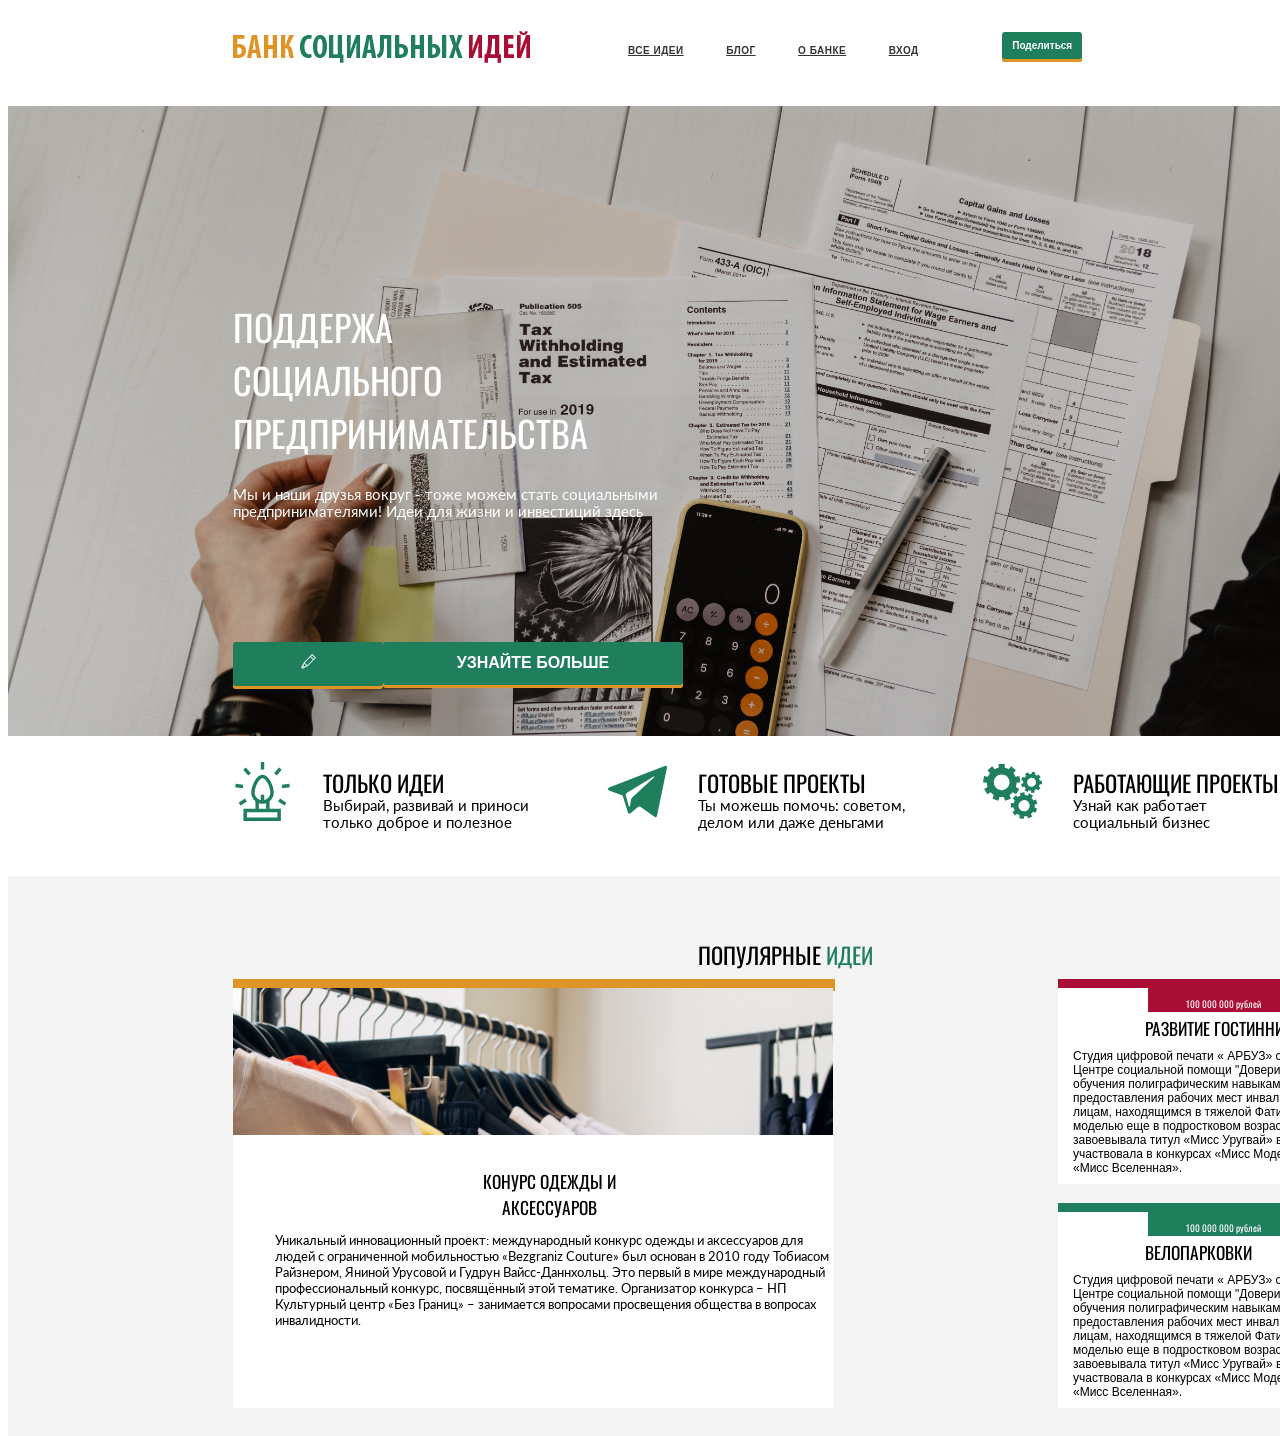
<file: bank/index.html>
<!doctype html>
<html>
<link rel="stylesheet" type="text/css" href="1.css">
<link href="https://fonts.googleapis.com/css?family=Lato|Oswald" rel="stylesheet">
<head>
	<meta charset="UTF-8">
	<title>BANK</title>
	</head>
	<body>
		<header>
			<div class="logo">
				<img src="images/logo.png">
				</div>
			<div class="mainmen">
				<ul class="mainmenu">
    <li><a href="">Все идеи</a>
    <ul class="mainsubmenu">
    <li><a href="">Продвижение</a></li>
     <li><a href="">Цели развития</a></li>
     <li><a href="">Аудитория</a></li>
     </ul></li>
    <li><a href="">Блог</a>
    <ul class="mainsubmenu">
    <li><a href="">Обзоры</a></li>
     <li><a href="">Первый каталог</a></li>
     <li><a href="">Ситуации</a></li>
     </ul>
 </li>
    <li><a href="">О банке</a></li>
    <li><a href="">Вход</a></li>
  </ul>

<div class="button">
	<a href=" " class="butt3">Поделиться </a>
	
</div>
		</header>
		<main>
			<div class="maintext">  
				<p class="txt">ПОДДЕРЖА <br>СОЦИАЛЬНОГО ПРЕДПРИНИМАТЕЛЬСТВА</p>

			</div>
			<div class="text2">
				<p class="txt2">Мы и наши друзья вокруг - тоже можем стать социальными предпринимателями! Идеи для жизни и инвестиций здесь</p>
			</div>
			<div class="button3">
				<a class="butt3" href=""><img src="images/pen.svg" width="15" height="15"></a>
			</div>
			<div class="button4">
				<a class="butt3" href="">УЗНАЙТЕ БОЛЬШЕ</a>
			</div>
		</main>
		<div class="icons">
			<div class="icon1">
				<img class="icon" src="images/lamp.svg">
				<p class="txt3">ТОЛЬКО ИДЕИ</p>
				<p class="txt4">Выбирай, развивай и приноси только доброе и полезное</p>
			</div>
			<div class="icon2">
				<img class="icon" src="images/telegram.svg">
				<p class="txt3">ГОТОВЫЕ ПРОЕКТЫ</p>
				<p class="txt4">Ты можешь помочь: советом, делом или даже деньгами</p>
			</div>
			<div class="icon3">
				<img class="icon" src="images/settings.svg">
				<p class="txt3">РАБОТАЮЩИЕ ПРОЕКТЫ</p>
				<p class="txt4">Узнай как работает социальный бизнес</p>
				
			</div>
		</div>
		<div class="content">
			<div class="idea">
				<p class="ideatxt">ПОПУЛЯРНЫЕ </p>
				<p class="ideatxt1">ИДЕИ</p>
			</div>
			<hr size=12px width=450px  color=#df9426 align="left" class="hor">
			<div class="conc">
				<div class="concwal"></div>
				<div class="textconc">
					<p class="txt7">КОНУРС ОДЕЖДЫ И АКСЕССУАРОВ</p>
				</div>
					<p class="txt8">Уникальный инновационный проект: международный конкурс одежды и аксессуаров для людей с ограниченной мобильностью «Bezgraniz Couture» был основан в 2010 году Тобиасом Райзнером, Яниной Урусовой и Гудрун Вайсс-Даннхольц. Это первый в мире международный профессиональный конкурс, посвящённый этой тематике. Организатор конкурса – НП Культурный центр «Без Границ» – занимается вопросами просвещения общества в вопросах инвалидности.</p>
				
			</div>
			<hr class="hor2" size=12px width=400px  color=#a90e35 align="left" >
			<div class="idk">
					<div class="bl">
					<p class="txtb">100 000 000 рублей</p>
				</div>
				<p class="txt7">РАЗВИТИЕ  ГОСТИННИЦЫ</p>
				<p class="txt9">Студия цифровой печати « АРБУЗ» создана при Центре социальной помощи "Доверие" с целью обучения полиграфическим навыкам и предоставления рабочих мест инвалидам и лицам, находящимся в тяжелой Фатими стала моделью еще в подростковом возрасте. Она завоевывала титул «Мисс Уругвай» в 2006 году, участвовала в конкурсах «Мисс Модель Мира» и «Мисс Вселенная». </p>
				</div>
			
			<hr class="hor3" size=12px width=400px  color=#1f7f5c align="left" >
			<div class="idk2">
				<div class="bly">
					<p class="txtb">100 000 000 рублей</p>
				</div>
				<p class="txt7">ВЕЛОПАРКОВКИ</p>
				<p class="txt9">Студия цифровой печати « АРБУЗ» создана при Центре социальной помощи "Доверие" с целью обучения полиграфическим навыкам и предоставления рабочих мест инвалидам и лицам, находящимся в тяжелой Фатими стала моделью еще в подростковом возрасте. Она завоевывала титул «Мисс Уругвай» в 2006 году, участвовала в конкурсах «Мисс Модель Мира» и «Мисс Вселенная». </p>

			</div>
			</div>
	


			
		</body>
		</html>
</file>
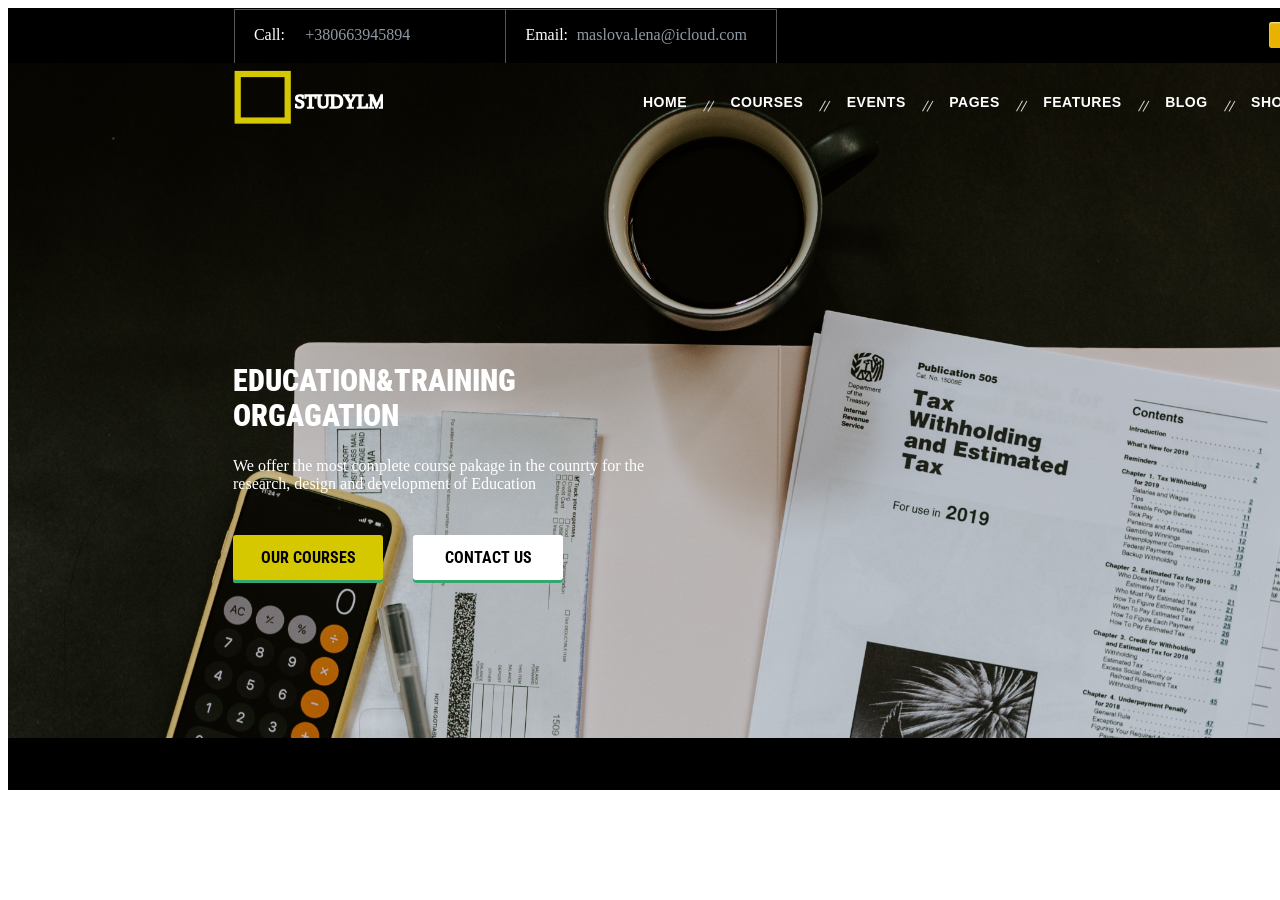
<file: studylm/index.html>
<!doctype html>
<html>
<link rel="stylesheet" type="text/css" href="1.css">

<link href="https://fonts.googleapis.com/css?family=Oswald|Roboto+Condensed" rel="stylesheet">
<head>
	<meta charset="UTF-8">
	<title>STUDYLMS</title>
	</head>
	<body>
		<header>
			<div class="call">
				<p class="txt_1">Call:</p>
				<p class="txt_2">+380663945894</p>
			</div>
			<div class="email">
				<p class="txt_1">Email:</p>
				<p class="txt_2">maslova.lena@icloud.com</p>
			</div>
			<div class="button">
				<a href="" class="butt">Login</a>
			</div> 
			<div class="button2">
				<a href="" class="butt">Register</a>
			</div>
		</header>
		<main>
			<img class="logo" src="images/logo.svg">
			<div class="mainmen">
				<ul class="mainmenu">
    <li><a href="">HOME</a></li>
    <li><a href="">COURSES</a>
    <ul class="mainsubmenu">
    <li><a href="">HTML&CSS</a></li>
     <li><a href="">C++</a></li>
     <li><a href="">PHOTOSHOP</a></li>
     <li><a href="">JAVA</a></li>
     </ul>
 </li>
    <li><a href="">EVENTS</a>
       <ul class="mainsubmenu">
    <li><a href=""></a></li>
     <li><a href="">EDUCATION</a></li>
     <li><a href="">BRUNCHES</a></li>
     <li><a href="">MEETS</a></li>
     </ul>
    </li>
    <li><a href="">PAGES</a>
      <ul class="mainsubmenu">
    <li><a href="">INSTAGRAM</a></li>
     <li><a href="">FACEBOOK</a></li>
     <li><a href="">TWITTER</a></li>
     <li><a href="">VK</a></li>
     </ul>
    </li>
    <li><a href="">FEATURES</a></li>
    	<li><a href="">BLOG</a></li>
    	<li><a href="">SHOP</a></li>
    	<li><a href="">CONTACT</a></li>
  
</ul>
<img class="lupa" src="images/lupa.svg"> 
				
	</div>
	<div class="educ">
		<p class="txt_3">EDUCATION&TRAINING <BR> ORGAGATION</p>
		<p class="txt_4">We offer the most complete course pakage in the counrty  for the <br>research, design and development of Education</p>
	</div>
<div class="button3">
	<a href="" class="butt2">OUR COURSES</a>
</div>
<div class="button4"><a href="" class="butt3">CONTACT US</a>
</div>
			
		</main>
		<footer>
			<p class="footer">by Maslova Olena</p>
		</footer>
		</body>
		</html>
</file>
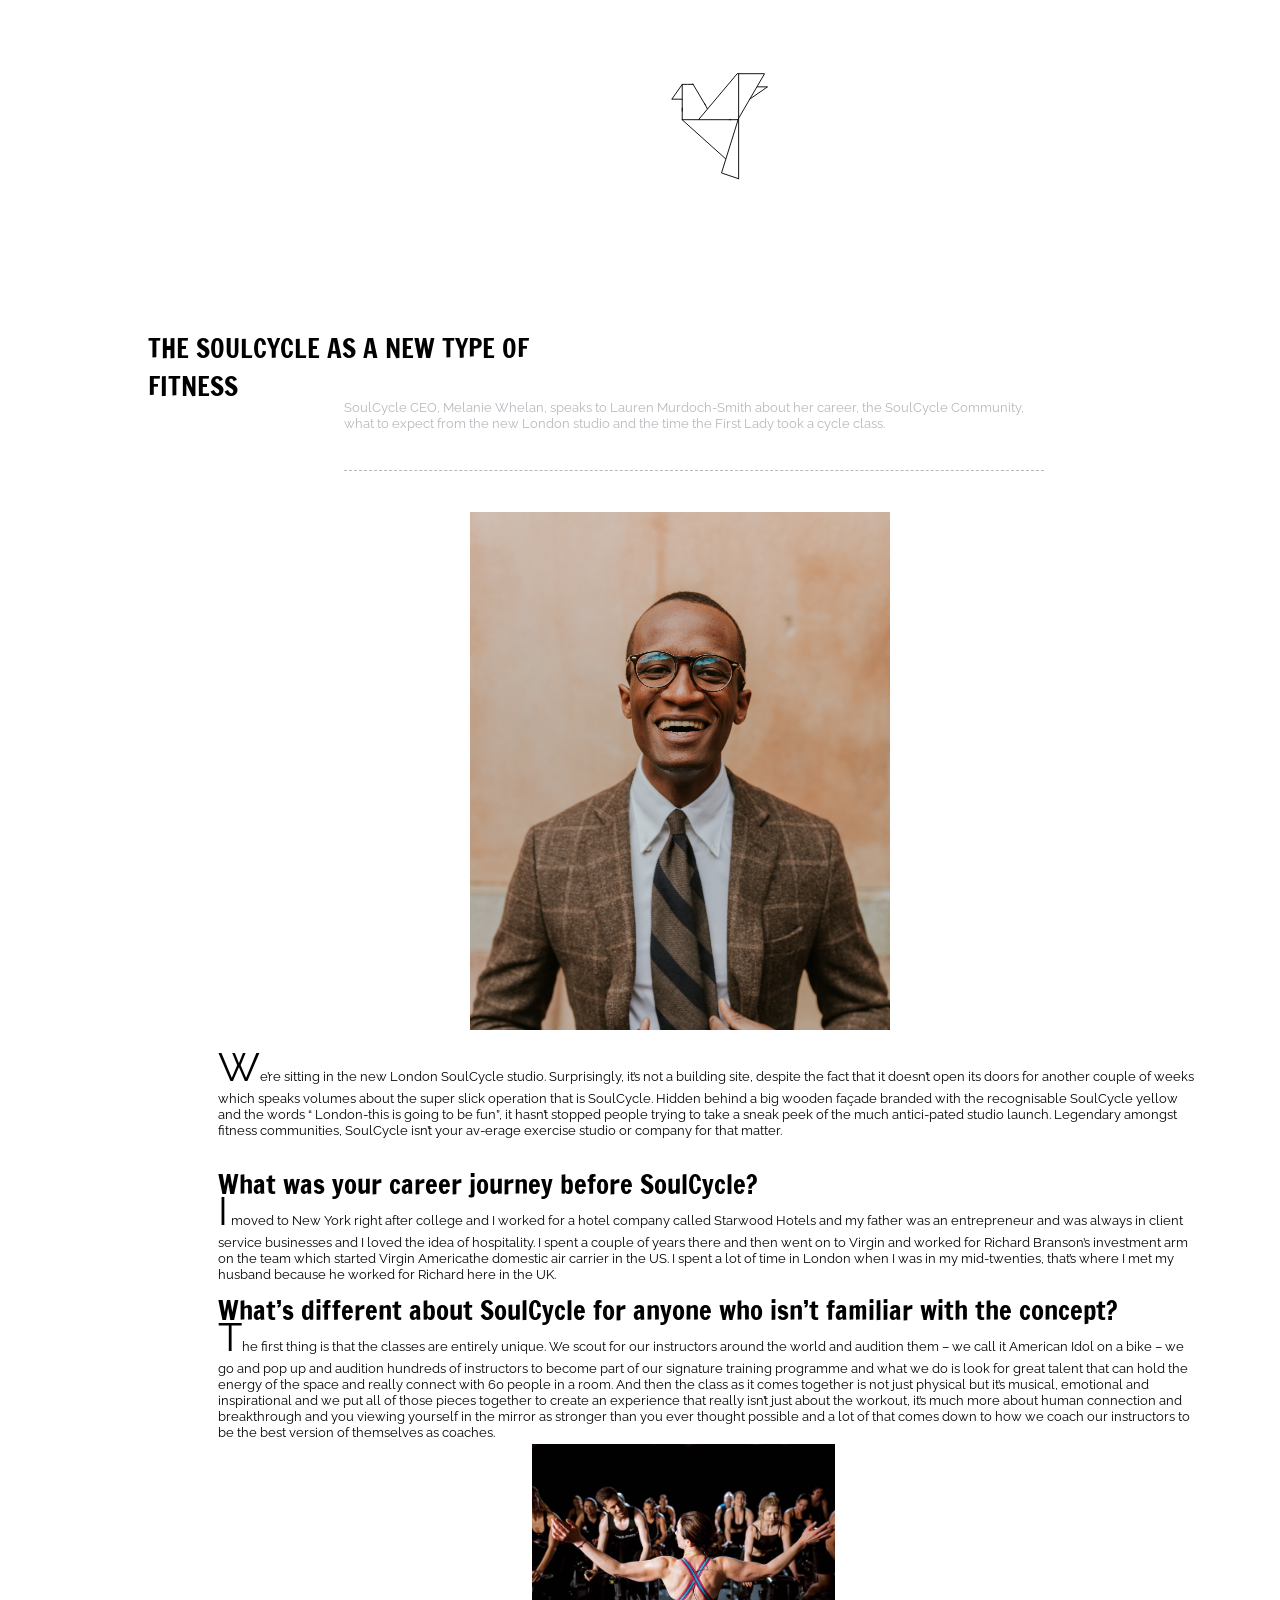
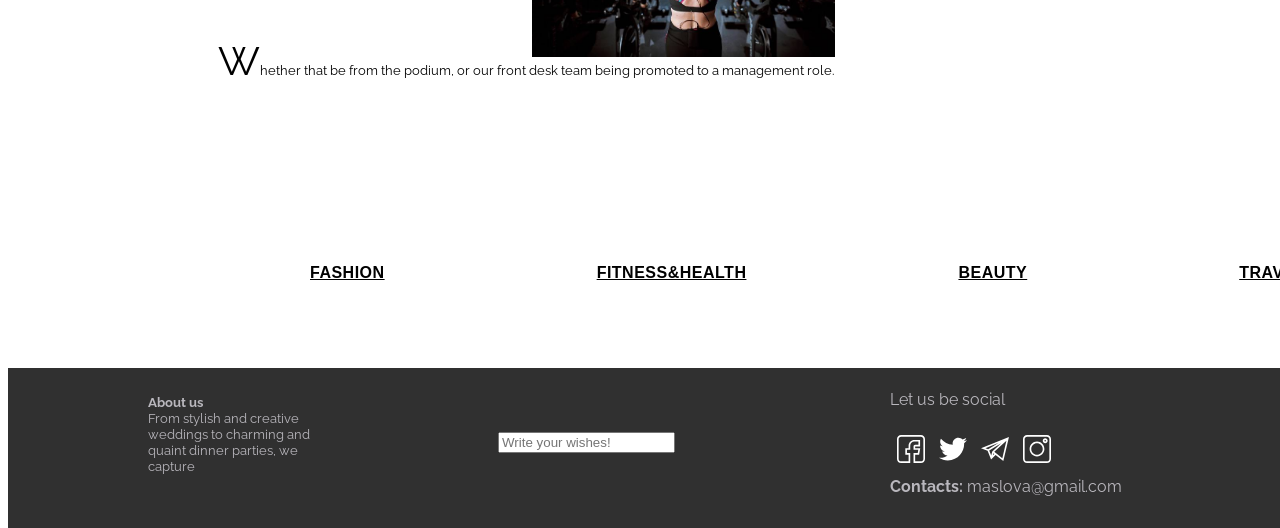
<file: main/stat.html>
<!doctype html>
<html>
<link rel="stylesheet" type="text/css" href="5.css">
<link href="https://fonts.googleapis.com/css?family=Francois+One|Open+Sans" rel="stylesheet">
<link href="https://fonts.googleapis.com/css?family=Raleway" rel="stylesheet">
<head>
	<meta charset="UTF-8">
	<title>Aritcle</title>
</head>
<body>
	<header>
		<img class="logo" src="images/LOGO.svg">
	</header>
	<main>
		<div class="zag"><p class="pzag">THE SOULCYCLE AS A NEW TYPE OF FITNESS</p></div>
		<div class="idk"><p class="idktext">SoulCycle CEO, Melanie Whelan, speaks to Lauren Murdoch-Smith about her career, the SoulCycle Community, what to expect from the new London studio and the time the First Lady took a cycle class.</p></div>
		<div class="omg"></div>
		<div class="kart"></div>
		<div class="main">
			<p class="maintxt">We’re sitting in the new London SoulCycle studio. Surprisingly, it’s not a building site, 
despite the fact that it doesn’t open its doors for another couple of weeks which speaks volumes about the super slick operation that is SoulCycle. Hidden behind a big wooden façade branded with the recognisable SoulCycle yellow and the words “ London-this is going to be fun”, it hasn’t stopped people trying to take a sneak peek of the much antici-pated studio launch. Legendary amongst fitness communities, SoulCycle isn’t your av-erage exercise studio or company for that matter. </p>
<br><br><br><br><br><br>
<p class="pzag">What was your career journey before SoulCycle?</p>
<br><br>
<p class="maintxt">I moved to New York right after college and I worked for a hotel company called Starwood Hotels and my father was an entrepreneur and was always in client service businesses and I loved the idea of hospitality. I spent a couple of years there and then went on to Virgin and worked for Richard Branson’s investment arm on the team which started Virgin Americathe domestic air carrier in the US. I spent a lot of time in London when I was in my mid-twenties, that’s where I met my husband because he worked for Richard here in the UK. </p>
<br><br><br><br><br>
<p class="pzag">What’s different about SoulCycle for anyone who isn’t familiar with the concept?</p>
<br><br>
<p class="maintxt">The first thing is that the classes are entirely unique. We scout for our instructors around the world and audition them – we call it American Idol on a bike – we go and pop up and audition hundreds of instructors to become part of our signature training programme and what we do is look for great talent that can hold the energy of the space and really connect with 60 people in a room. And then the class as it comes together is not just physical but it’s musical, emotional and inspirational and we put all of those pieces together to create an experience that really isn’t just about the workout, it’s much more about human connection and breakthrough and you viewing yourself in the mirror as stronger than you ever thought possible and a lot of that comes down to how we coach our instructors to be the best version of themselves as coaches. </p>
<div class="soul"></div>
<br><br><br><br><br><br><br><br><br><br><br><br><br><br><br><br><br><br>
<p class="maintxt">Whether that be from the podium, or our front desk team being promoted to a management role.</p>
		</div>
	</main>
	<div class="menu">
  	<ul class="mainmenu">
    <li><a href="file:///C:/Users/Admin/OneDrive/%D0%94%D0%BE%D0%BA%D1%83%D0%BC%D0%B5%D0%BD%D1%82%D1%8B/study/%D0%B2%D0%B5%D0%B1%20%D0%B4%D0%B8%D0%B7%D0%B0%D0%B9%D0%BD/golovna%20robota/fashion.html">Fashion</a></li>
    <li><a href="file:///C:/Users/Admin/OneDrive/Документы/study/веб%20дизайн/golovna%20robota/fitness.html">Fitness&Health</a></li>
    <li><a href="file:///C:/Users/Admin/OneDrive/Документы/study/веб%20дизайн/golovna%20robota/beaty.html">Beauty</a></li>
    <li><a href="file:///C:/Users/Admin/OneDrive/Документы/study/веб%20дизайн/golovna%20robota/travel.html">Travel</a></li>
   
  
</ul>
  </div>
	<footer>
		<div class="abot">
			<p class="ptxt"><b>About us</b><br>From stylish and creative weddings to charming and quaint dinner parties, we capture  </p>
		</div>
		<input class="formach3" type="text" placeholder="Write your wishes!">
		<p class="text">Let us be social</p>
		<div class="icons_foot">
			<div class="icons_pics"><a href="https://www.instagram.com/instagram/"><img src="images/facebook.svg"></a></div>
			<div class="icons_pics"><a href="https://twitter.com/?lang=uk"><img src="images/twitter.svg"></a></div>
			<div class="icons_pics"><a href="https://telegram.org/"><img src="images/telegram.svg"></a></div>
			<div class="icons_pics"><a href="https://telegram.org/"><img src="images/instagram.svg"></a></div>

		</div>


		<p class="text_footer"><b>Contacts:</b>  maslova@gmail.com</p>
		<h5>by Elena Maslova</h5>
	</footer>
</body>
</html>
</file>
<file: bank/1.css>
body{
	width: 1500px;
	height: 1400px;
}
header{
	position: relative;
	width: 100%;
	height: 7%;
	}
.logo{
	position: absolute;
	width: 20%;
	height: 60%;
	top: 23%;
	left: 15%;
}

.mainmen{
	position: absolute;
	width: 36%;
	height: 60%;
	left:40%;
	top: 17%;
	font-size: 10px;
	
}


.mainmenu {
  padding: 10px 0;
  position: absolute;
}
main ul {
  list-style: none;
  margin: 0;
  padding: 0;

}
main a {
  text-decoration: none;
  outline: none;
  display: block;
  transition: .4s ease-in-out;
}
.mainmenu > li {
  display: inline-block;
  position: relative;
}

}
.mainmenu > li:last-child:after {
  background: none;
  box-shadow: none;
}
.mainmenu > li > a {
  padding: 8px 20px;
  color: #333333;
  text-transform: uppercase;
  font-weight: bold;
  letter-spacing: 0.5px;
  font-family: 'arial';
}
.mainmenu li a:hover { color: #df9426 ; }
.mainsubmenu {
  position: absolute;
  left: 97%;
  top: 100%;
  width: 70px;
  margin-left: -100px;
  background: #fafafa;
  border: 1px solid #ededed;
  z-index: 5;
  visibility: hidden;
  opacity: 0;
  transform: scale(.8);
  transition: .4s ease-in-out;
}
.mainsubmenu li a {
  padding: 10px 0;
  margin: 0 8px;
  border-bottom: 1px solid #efefef;
  font-size: 12px;
  color: #484848;
  font-family: 'Kurale', serif;
}
.mainmenu > li:hover .mainsubmenu {
  visibility: visible;
  opacity: 1;
  transform: scale(1);
}
.button{
	position: absolute;
	width: 23%;
	height: 50%;
	left: 73%;
	top: 26%;
}


main{
	position: relative;
	width: 100%;
	height: 45%;
	background-image: url(images/wallpap.jpg);
	background-size: cover;
}
.maintext{
	position: absolute;
	width: 30%;
	height: 30%;
	top: 25%;
	left: 15%;
	
}
.txt{
	position: absolute;
	font-size: 27pt;
	color: white;
	font-family: 'Oswald', sans-serif;

}
.text2{
	position: absolute;
	width: 30%;
	height: 10%;
	top: 58%;
	left: 15%;
	
}
.txt2{
	position: absolute;
	font-size: 11pt;
	color: white;
	font-family: 'Lato', sans-serif;

}
.button3{
	position: absolute;
	width: 10%;
	height: 7%;
	left: 15%;
	top: 85%;
	
	
}
.butt3 {
    font-weight: 700;
  text-align: center;
  color: white;
  text-decoration: none;
  padding: .8em 1em calc(.8em + 3px);
  border-radius: 3px;
  font-family: 'Roboto Condensed', sans-serif;
  background: #1f7f5c;
  box-shadow: 0 -3px #df9426 inset;
  transition: 0.2s;
} 
.butt3:hover { background: rgb(53, 167, 110); }
.butt3:active {
  background:#d5c800;
  box-shadow: 0 3px rgb(33,147,90) inset;
}
.button4{
	position: absolute;
	width: 20%;
	height: 7%;
	left: 25%;
	top: 85%;
	
}

.icons{
	position: relative;
	width: 100%;
	height:10%;
}
.icon1{
	position: absolute;
	width: 20%;
	height: 80%;
	left: 15%;
	top: 5%;
	
}
.icon2{
	position: absolute;
	width: 20%;
	height: 80%;
	left: 40%;
	top: 5%;
}
.icon3{
	position: absolute;
	width: 20%;
	height: 80%;
	left: 65%;
	top: 5%;

}

.icon{
	position: absolute;
	height:53%;
	top: 17%;


}
.txt3{
	position: absolute;
	left: 30%;
	font-size: 17pt;
	color: black;
	font-family: 'Oswald', sans-serif;

}
.txt4{
	position: absolute;
	left: 30%;
	top: 35%;
	font-size: 11pt;
	color: black;
	font-family: 'Lato', sans-serif;

}
.content{
	position: relative;
	height: 40%;
	width: 100%;
	background-color: #f4f4f4;
	
}
.ideatxt{
	position: absolute;
	left: 46%;
	top: 7%;
	font-size: 17pt;
	color: black;
	font-family: 'Oswald', sans-serif;

}
.ideatxt1{
	position: absolute;
	left: 54.5%;
	top: 7%;
	font-size: 17pt;
	color:#1f7f5c ;
	font-family: 'Oswald', sans-serif;
}
.conc{
	position: absolute;
	width: 40%;
	height: 75%;
	top: 20%;
	left: 15%;
	background-color: white;
}
.hor{
	position: absolute;	
	width:40%;
	left: 15%;
	top: 17%;
	

}
.concwal{
	position: absolute;
	width: 100%;
	height: 35%;
	background-image: url(images/clit.jpg);
	background-size: cover;
}
.txt7{
	position: absolute;
	font-size: 13pt;
	color: black;
	top: 5%;
	left: 29%;
	font-family: 'Oswald', sans-serif;
	text-align: center;

}
.textconc{
	position: absolute;
	top: 38%;
	left: 27%;
	width: 40%;
	height: 15%;
}
.txt8{
	position: absolute;
	left: 7%;
	top: 55%;
	font-size: 10pt;
	color: black;
	font-family: 'Lato', sans-serif;

}
.hor2{
	position: absolute;	
	width:20%;

	left: 70%;
	top: 17%; 
}
.hor3{
	position: absolute;	
	width:20%;

	left: 70%;
	top: 57%; 
}
.idk{
	position: absolute;
	width:20%;
	height: 35%;
	top: 20%;
	left: 70%;
	
	background-color: white;
}

.idk2{
	position: absolute;
	width: 20%;
	height: 35%;
	top: 60%;
	left: 70%;
	
	background-color: white;
}
.bl{
	position: absolute;
	width: 50%;
	height: 12%;
	left: 30%;
	background-color: #a90e35;

	
}
.bly{
	position: absolute;
	width: 50%;
	height: 12%;
	left: 30%;
	background-color: #1f7f5c;
}

.txtb{
	position: absolute;
	font-size: 7pt;
	color: white;
	text-align: center;
	left: 25%;
	font-family: 'Oswald', sans-serif;
}
.txt9{
	position: absolute;
	top: 25%;
	left: 5%;
	font-size: 9pt;
	color: black;
	font-family: 'roboto Condensed', sans-serif;

}
.idk3{
	position: absolute;
	width: 100%;
	height: 15%;
	
}
</file>
<file: studylm/1.css>
body{
	width: 1500px;
	height:750px;
}
header{
	width: 100%;
	height: 7%;
	background: black;
	position: relative;
	border: 1px solid black;
}
.call{
	position: absolute;
	width: 18%;
	height: 100%;
	border: 1px solid #565656;
	left: 15%;
}
.email{
	position: absolute;
	width: 18%;
	height: 100%;
	border: 1px solid #565656;
	left: 33.1%;
}
.txt_1{
	position: absolute;
	color: white;
	left: 7%;

}
.txt_2{
	position: absolute;
	color: #9099A2;
	left: 26%;
}
.button{
	position: absolute;
	width: 5.5%;
	height: 100%;
	left: 84%;
}
.button2{
	position: absolute;
	width: 5.5%;
	height: 100%;
	left: 89.5%;
}
.butt {
	position: absolute;

        text-align:center;
        font-size:13px;
        font-family: 'Oswald', sans-serif;
        text-decoration: none;
        padding: 3px 6px;
        background: #eaeef1;
        display:block;
        width:70px;
        margin: 13px auto;
        background : #e9b200;
        border-radius: 3px;
        color: black;
        text-shadow: 0 1px 1px rgba(255,255,255,.7);
        box-shadow: 0 0 0 1px rgba(0,0,0,.2), 0 1px 2px rgba(0,0,0,.2), inset 0 1px 2px rgba(255,255,255,.7);
}

.butt:hover, .butt.hover {
        background: #d5c800;
}
.butt:active, .butt.active {
        background: #d5c800;
        box-shadow: inset 0 0 2px rgba(0,0,0,.2), inset 0 2px 5px rgba(0,0,0,.2), 0 1px rgba(255,255,255,.2);
}

main{
	position: relative;
	width: 100%;
	height: 90%;

	background-image: url(images/back.jpg); 
	background-size: cover;
}
.logo{
	position: absolute;
	width: 10%;
	height: 10%;
	left: 15%;
}
.mainmen{
	position: absolute;
	width: 55%;
	height: 10%;
	left: 41%;
	top: 2%;
	font-size: 14px;
}

.mainmenu {
  padding: 10px 0;
  position: absolute;
}
main ul {
  list-style: none;
  margin: 0;
  padding: 0;

}
main a {
  text-decoration: none;
  outline: none;
  display: block;
  transition: .4s ease-in-out;
}
.mainmenu > li {
  display: inline-block;
  position: relative;
}
.mainmenu > li:after {
  content: "";
  position: absolute;
  right: 0;
  width: 1px;
  height: 12px;
  background: #d2d2d2;
  top: 14px;
  box-shadow: 4px -2px 0 #d2d2d2;
  transform: rotate(30deg);
}
.mainmenu > li:last-child:after {
  background: none;
  box-shadow: none;
}
.mainmenu > li > a {
  padding: 8px 20px;
  color: white;
  text-transform: uppercase;
  font-weight: bold;
  letter-spacing: 0.5px;
  font-family: 'Exo 2', sans-serif;
}
.mainmenu li a:hover { color: #d5c800; }
.mainsubmenu {
  position: absolute;
  left: 95%;
  top: 100%;
  width: 100px;
  margin-left: -105px;
  background: #fafafa;
  border: 1px solid #ededed;
  z-index: 5;
  visibility: hidden;
  opacity: 0;
  transform: scale(.8);
  transition: .4s ease-in-out;
}
.mainsubmenu li a {
  padding: 10px 0;
  margin: 0 8px;
  border-bottom: 1px solid #efefef;
  font-size: 12px;
  color: #484848;
  font-family: 'Kurale', serif;
}
.mainmenu > li:hover .mainsubmenu {
  visibility: visible;
  opacity: 1;
  transform: scale(1);
}
.lupa{
	position: absolute;
	height: 40%;
	width: 15%;
	left: 92%;
	top: 17%;
}
.educ{
	position: absolute;
	width: 30%;
	height: 40%;
	top: 40%;
	left: 15%;
}
.txt_3{
	position: absolute;
	color: white;
	font-size: 30px;
	font-weight: 900;
	font-family: 'Roboto Condensed', sans-serif;
}
.txt_4{
	position: absolute;
	color: white;
	font: 15px;
	top: 40%;
}
.button3{
	position: absolute;
	width: 10%;
	height: 7%;
	left: 15%;
	top: 70%;
}
.button4{
	position: absolute;
	width: 10%;
	height: 7%;
	left: 27%;
	top: 70%;
	
}
.butt2 {
  font-weight: 700;
  color: black;
  text-align: center;
  text-decoration: none;
  padding: .8em 1em calc(.8em + 3px);
  border-radius: 3px;
  background: #d5c800;
  box-shadow: 0 -3px rgb(53,167,110) inset;
  transition: 0.2s;
  font-family: 'Roboto Condensed', sans-serif;
} 
.butt2:hover { background: rgb(53, 167, 110); }
.butt2:active {
  background:#d5c800;
  box-shadow: 0 3px rgb(33,147,90) inset;
}
.butt3{
  font-weight: 700;
  text-align: center;
  color: black;
  text-decoration: none;
  padding: .8em 1em calc(.8em + 3px);
  border-radius: 3px;
  font-family: 'Roboto Condensed', sans-serif;
  background: white;
  box-shadow: 0 -3px rgb(53,167,110) inset;
  transition: 0.2s;
} 
.butt3:hover { background: rgb(53, 167, 110); }
.butt3:active {
  background:#d5c800;
  box-shadow: 0 3px rgb(33,147,90) inset;
 }
 footer{
 	position: relative;
 	width: 100%;
 	height: 7%;
 	background: black;
 }
 .footer{
 	position: absolute;
 	height: 100%;
 	width: 10%;
 	color: white;
 	left: 90%;
 	font-size: 12px;
 	font-family:  font-family: 'Roboto Condensed', sans-serif;
 	top: 10%;

 }
</file>
<file: main/5.css>
body{
	width: 1400px;
	height: 2000px;
}
header{
	position: relative;
	height: 20%;
	width: 100%;
}

.logo{
	position: absolute;
    height: 92%;
    width: 88%;
}
main{
	position: relative;
	top: -6%;
    width: 100%;
    height: 70%;
}
.zag{
	position: absolute;
    width: 30%;
    top: 1%;
    height: 5%;
    left: 10%;
}
.pzag{
	position: absolute;
	 font-family: 'Francois One', sans-serif;
    font-size: 20pt;
}
.idk{
	position: absolute;
    width: 50%;
    height: 4%;
    top: 7%;
    left: 24%;
}
.idktext{
	position: absolute;

	font-size: 10pt;
	font-family: 'Raleway', sans-serif;
	color:  #B9B7BD;
}
.omg{
	position: absolute;
	border-top: #B9B7BD dashed 1px;
	top: 13%;
	left: 24%;
	width: 50%;
	height: 1%;
}
.kart{
	position: absolute;
    width: 30%;
    height: 37%;
    left: 33%;
    top: 16%;
    background-image: url(images/blc.jpg);
    background-size: cover;

}
.main{
	position: absolute;
	height: 40%;
	width: 70%;
	left: 15%;
	top: 53%;
}
.maintxt{
	position: absolute;
	 font-size: 10pt;
	font-family: 'Raleway', sans-serif;
}
.maintxt:first-letter {
	position: absolute;
   font-size: 30pt;
	font-family: 'Raleway', bold;
    color: black;
}
.soul{
	position: absolute;
    width: 31%;
    height: 38%;
    left: 32%;
    top: 74%;
    background-image: url(images/soul.jpg);
    background-size: cover;
}
.menu{
	position: relative;
	height: 120px;
    width: 1280px;
    left: 12%
}
.mainmenu {
  padding: 40px 30px;
  position: absolute;
}
header ul {
  list-style: none;
  margin: 0;
  padding: 0;

}
header a {
  text-decoration: none;
  outline: none;
  display: block;
  transition: .4s ease-in-out;
}
.mainmenu > li {
  display: inline-block;
  position: relative;
}

.mainmenu > li:last-child:after {
  background: none;
  box-shadow: none;
}
.mainmenu > li > a {
 padding: 17px 104px;
  color: black;
  text-transform: uppercase;
  font-weight: bold;
  letter-spacing: 0.5px;
  font-family: 'Exo 2', sans-serif;
}
.mainmenu li a:hover { color: #ede4ce; }
footer{
	position: relative;
    background-color: #303030;
    width: 100%;
    height: 8%;
    top: 2%;
}
.text{
	position: absolute;
	font-family:  'Raleway', sans-serif;
  font-size: 12pt;
  top: 4%;
  left: 63%;
  color:  #B9B7BD;
}
.icons_foot{
	width: 12%;
    position: relative;
    height: 24%;
    top: 42%;
    left: 63%;
    display: flex;
    justify-content: space-around;
} 
.icons_pics{
	height: 85%;
	display: flex;
}
.icons_pics img{
	height: 85%;

}
.text_footer{
	position: absolute;
	font-family:  'Raleway', sans-serif;
  font-size: 12pt;
  top: 58%;
  left: 63%;
  color:  #B9B7BD;
}
.abot{
	position: absolute;
	width: 13%;
	height: 60%;
	top: 8%;
	left: 10%;
}
.ptxt{
	position: absolute;
	font-size: 10pt;
	font-family: 'Raleway', sans-serif;
	color:  #B9B7BD;
}
.formach3{
  position: absolute;
  top: 40%;
  left: 35%;
}
h5{
	position: absolute;
	left: 90%;
	font-family:  'Raleway', sans-serif;
	top: 50%;
	left: 93%;
	color: #B9B7BD;
}









@media (min-width: 200px) and (max-width: 800px){
  body{
    width: 400px;
  }
  header{
  position: relative;
  height: 10%;
  width: 100%;
}

.logo{
  position: absolute;
    height: 100%;
    width: 88%;
    left: 3%;
}
.mainmenu > li {
  display: inline-block;
  position: relative;
}

.mainmenu > li:last-child:after {
  background: none;
  box-shadow: none;
}
.mainmenu > li > a {
  padding: 10px 10px;
    color: black;
    text-transform: uppercase;
    font-weight: bold;
    letter-spacing: 0.5px;
    font-family: 'Exo 2', sans-serif;
    font-size: 6pt;
}
.mainmenu li a:hover { color: #ede4ce; }
.menu{
  position: relative;
  height: 50px;
    top: -17%;
    width:300px;
    left: 12%
}
.mainmenu {
  padding: 40px 30px;
  position: absolute;
}
footer{
 position: relative;
    background-color: #303030;
    top: -13%;
    width: 111%;
    height: 6%;
}
.text{
  position: absolute;
  font-family:  'Raleway', sans-serif;
  font-size: 5pt;
  top: 4%;
  left: 63%;
  color:  #B9B7BD;
}
.icons_foot{
  width: 12%;
    position: relative;
    height: 24%;
    top: 24%;
    left: 62%;
    display: flex;
    justify-content: space-around;
} 
.icons_pics{
  height: 62%;
  display: flex;
}
.icons_pics img{
  height: 62%;

}
.text_footer{
 position: absolute;
    font-family: 'Raleway', sans-serif;
    font-size: 7pt;
    top: 40%;
    left: 61%;
    color: #B9B7BD;
}
.abot{
  position: absolute;
  width: 13%;
  height: 60%;
  top: 8%;
  left: 10%;
}
.ptxt{
  position: absolute;
  font-size: 5pt;
  font-family: 'Raleway', sans-serif;
  color:  #B9B7BD;
}
h5{
  position: absolute;
  left: 90%;
  font-family:  'Raleway', sans-serif;
  font-size: 5pt;
  top: 50%;
  left: 93%;
  color: #B9B7BD;
}
.formach3 {
    position: absolute;
    top: 22%;
    left: 28%;
    width: 20%;
}
.zag {
    position: absolute;
    width: 30%;
    top: 6%;
    height: 5%;
    left: 13%;
}
.pzag {
    position: absolute;
    font-family: 'Francois One', sans-serif;
    font-size: 11pt;
}
.idk {
    position: absolute;
    width: 50%;
    height: 4%;
    top: 10%;
    left: 26%;
}
.idktext {
    position: absolute;
    font-size: 5pt;
    font-family: 'Raleway', sans-serif;
    color: #B9B7BD;
}
.kart {
    position: absolute;
    width: 54%;
    height: 23%;
    left: 24%;
    top: 16%;
    background-image: url(images/blc.jpg);
    background-size: cover;
}
.maintxt {
    position: absolute;
    font-size: 5pt;
    font-family: 'Raleway', sans-serif;
}
.main {
    position: absolute;
    height: 40%;
    width: 70%;
    left: 15%;
    top: 40%;
}
.pzag {
    position: absolute;
    font-family: 'Francois One', sans-serif;
    font-size: 11pt;
}
.soul {
    position: absolute;
    width: 87%;
    height: 38%;
    left: 14%;
    top: 74%;
    background-image: url(images/soul.jpg);
    background-size: cover;
}
}
</file>
